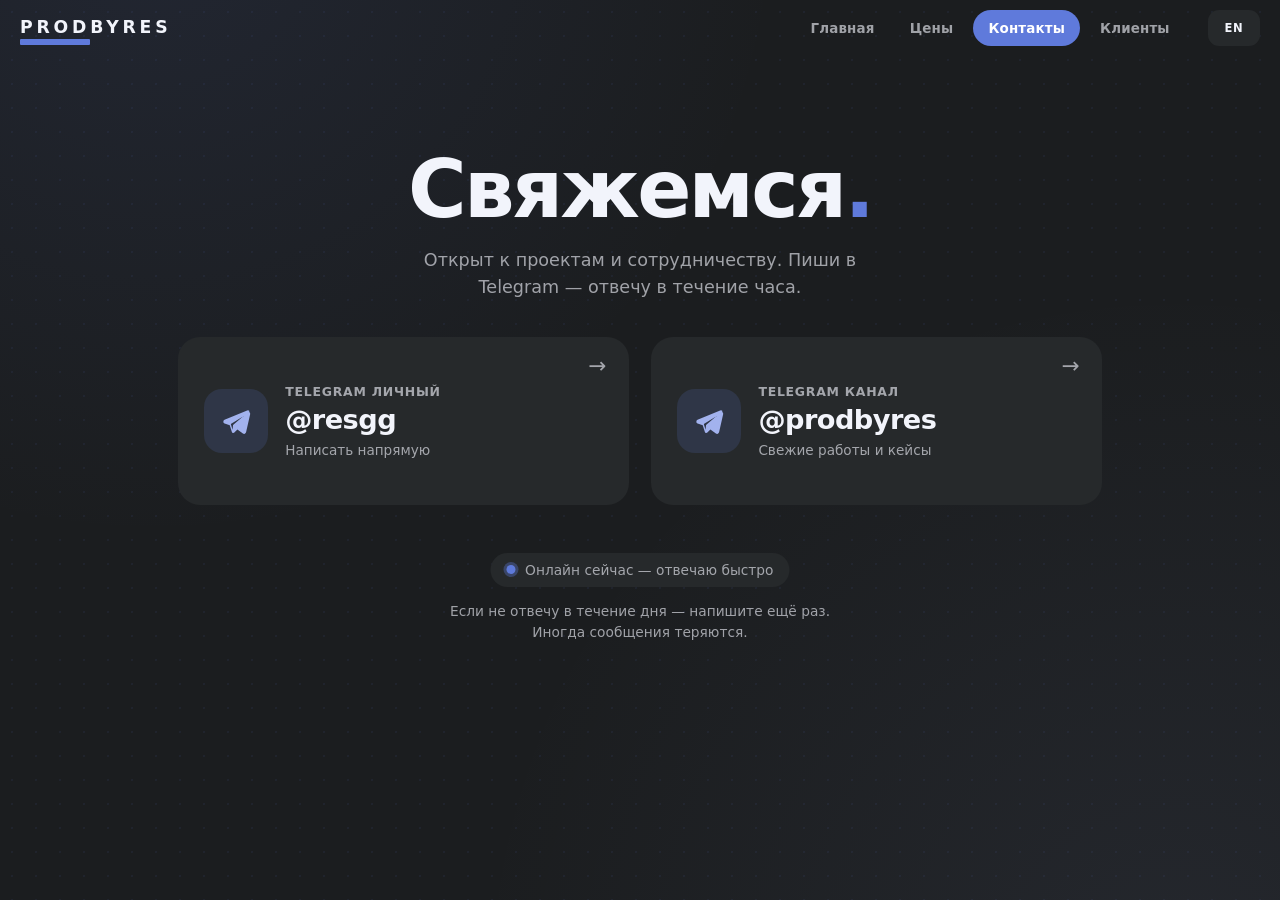
<file: contacts.html>
<!DOCTYPE html>
<html lang="ru">
<head>
  <meta charset="UTF-8" />
  <meta name="viewport" content="width=device-width, initial-scale=1" />
  <title>PRODBYRES — контакты</title>
  <link rel="icon" type="image/svg+xml" href="favicon.svg" />
  <link rel="stylesheet" href="css/styles.css?v=9" />
</head>
<body class="dark-page">
  <div class="app-chrome">
  <header class="site-header">
    <div class="site-header__inner">
      <a href="index.html" class="site-header__wordmark" aria-label="PRODBYRES — на главную"><span class="site-header__wordmark-text" aria-hidden="true"><span class="site-header__wordmark-prod">PROD</span><span class="site-header__wordmark-rest">BYRES</span></span></a>
      <nav class="site-header__nav" aria-label="Навигация">
        <a href="index.html" class="nav-link">Главная</a>
        <a href="price.html" class="nav-link">Цены</a>
        <a href="contacts.html" class="nav-link" aria-current="page">Контакты</a>
        <a href="clients.html" class="nav-link">Клиенты</a>
      </nav>
      <button type="button" id="lang-switch" class="lang-switch" aria-label="Switch language">EN</button>
    </div>
  </header>

  </div>

  <div class="app-shell">
    <div class="main-wrap">
      <main class="content contacts-page">
        <section class="contacts-hero">
          <h1 class="contacts-hero__title">Свяжемся<span class="contacts-hero__dot">.</span></h1>
          <p class="contacts-hero__lead">Открыт к проектам и сотрудничеству. Пиши в&nbsp;Telegram — отвечу в&nbsp;течение часа.</p>
        </section>

        <div class="contact-links">
          <a class="contact-card" href="https://t.me/resgg" target="_blank" rel="noopener noreferrer">
            <span class="contact-card__icon" aria-hidden="true">
              <svg viewBox="0 0 24 24" fill="none">
                <path d="M21.94 4.32a1.5 1.5 0 0 0-1.59-.21L3.4 11.06a1.5 1.5 0 0 0 .07 2.78l3.84 1.4 1.6 5.04a1.1 1.1 0 0 0 1.86.4l2.27-2.36 4.15 3.04a1.5 1.5 0 0 0 2.36-.84l3.06-13.55a1.5 1.5 0 0 0-.67-1.65Zm-4.7 4.36-7.46 6.4-.36 3.4-1.32-4.16 9.46-5.86c.16-.1.34.07.22.22Z" fill="currentColor"/>
              </svg>
            </span>
            <div class="contact-card__body">
              <span class="contact-links__label">Telegram личный</span>
              <span class="contact-links__value">@resgg</span>
              <span class="contact-card__hint">Написать напрямую</span>
            </div>
            <span class="contact-card__arrow" aria-hidden="true">→</span>
          </a>

          <a class="contact-card contact-card--accent" href="https://t.me/prodbyres" target="_blank" rel="noopener noreferrer">
            <span class="contact-card__icon" aria-hidden="true">
              <svg viewBox="0 0 24 24" fill="none">
                <path d="M21.94 4.32a1.5 1.5 0 0 0-1.59-.21L3.4 11.06a1.5 1.5 0 0 0 .07 2.78l3.84 1.4 1.6 5.04a1.1 1.1 0 0 0 1.86.4l2.27-2.36 4.15 3.04a1.5 1.5 0 0 0 2.36-.84l3.06-13.55a1.5 1.5 0 0 0-.67-1.65Zm-4.7 4.36-7.46 6.4-.36 3.4-1.32-4.16 9.46-5.86c.16-.1.34.07.22.22Z" fill="currentColor"/>
              </svg>
            </span>
            <div class="contact-card__body">
              <span class="contact-links__label">Telegram канал</span>
              <span class="contact-links__value">@prodbyres</span>
              <span class="contact-card__hint">Свежие работы и кейсы</span>
            </div>
            <span class="contact-card__arrow" aria-hidden="true">→</span>
          </a>
        </div>

        <div class="contacts-status" aria-hidden="true">
          <span class="contacts-status__dot"></span>
          <span>Онлайн сейчас — отвечаю быстро</span>
        </div>
        <p class="contacts-note">Если не отвечу в&nbsp;течение дня — напишите ещё раз. Иногда сообщения теряются.</p>
      </main>
    </div>
  </div>
  <script src="js/i18n.js?v=10"></script>
  <script src="js/site-header.js?v=10"></script>
</body>
</html>
</file>
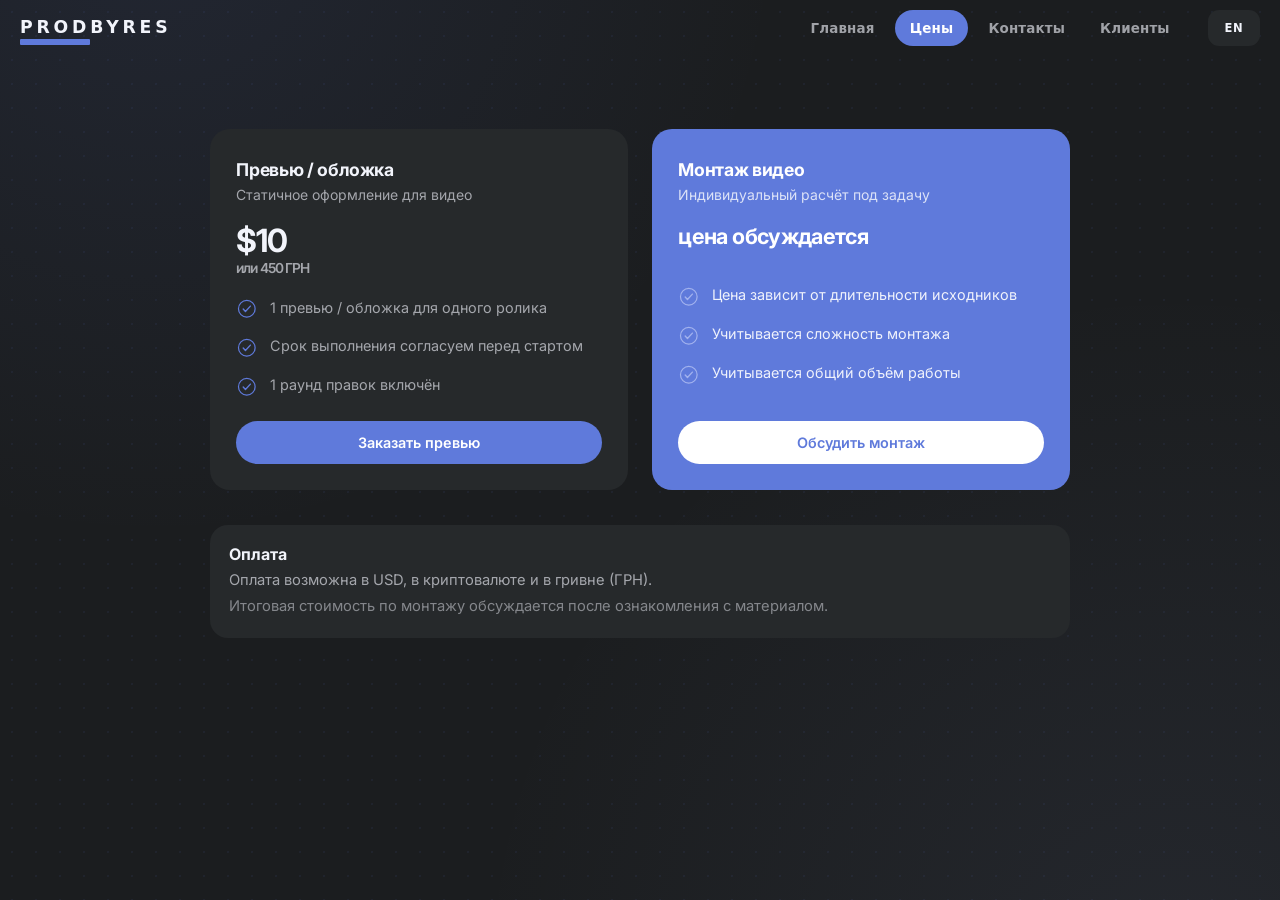
<file: price.html>
<!DOCTYPE html>
<html lang="ru">
<head>
  <meta charset="UTF-8" />
  <meta name="viewport" content="width=device-width, initial-scale=1" />
  <title>PRODBYRES — цены</title>
  <link rel="icon" type="image/svg+xml" href="favicon.svg" />
  <link rel="preconnect" href="https://fonts.googleapis.com" />
  <link rel="preconnect" href="https://fonts.gstatic.com" crossorigin />
  <link href="https://fonts.googleapis.com/css2?family=Inter:wght@400;500;600;700&display=swap" rel="stylesheet" />
  <link rel="stylesheet" href="css/styles.css?v=9" />
</head>
<body class="dark-page">
  <div class="app-chrome">
  <header class="site-header">
    <div class="site-header__inner">
      <a href="index.html" class="site-header__wordmark" aria-label="PRODBYRES — на главную"><span class="site-header__wordmark-text" aria-hidden="true"><span class="site-header__wordmark-prod">PROD</span><span class="site-header__wordmark-rest">BYRES</span></span></a>
      <nav class="site-header__nav" aria-label="Навигация">
        <a href="index.html" class="nav-link">Главная</a>
        <a href="price.html" class="nav-link" aria-current="page">Цены</a>
        <a href="contacts.html" class="nav-link">Контакты</a>
        <a href="clients.html" class="nav-link">Клиенты</a>
      </nav>
      <button type="button" id="lang-switch" class="lang-switch" aria-label="Switch language">EN</button>
    </div>
  </header>

  </div>

  <div class="app-shell">
    <div class="main-wrap">
      <main class="content pricing-page">
        <div class="pricing-cards">
          <article class="pricing-tier">
            <h3 class="pricing-tier__name">Превью / обложка</h3>
            <p class="pricing-tier__lead">Статичное оформление для видео</p>
            <div class="pricing-tier__price-wrap">
              <span class="pricing-tier__amount pricing-tier__amount--with-subline">
                $10
                <small>или 450 ГРН</small>
              </span>
            </div>
            <ul class="pricing-tier__list">
              <li>
                <span class="pricing-check" aria-hidden="true">
                  <svg viewBox="0 0 24 24" fill="none"><circle cx="12" cy="12" r="9.25" stroke="currentColor" stroke-width="1.35"/><path d="M8 12.2 10.5 15 16 9" stroke="currentColor" stroke-width="1.5" stroke-linecap="round" stroke-linejoin="round"/></svg>
                </span>
                <span>1 превью / обложка для одного ролика</span>
              </li>
              <li>
                <span class="pricing-check" aria-hidden="true">
                  <svg viewBox="0 0 24 24" fill="none"><circle cx="12" cy="12" r="9.25" stroke="currentColor" stroke-width="1.35"/><path d="M8 12.2 10.5 15 16 9" stroke="currentColor" stroke-width="1.5" stroke-linecap="round" stroke-linejoin="round"/></svg>
                </span>
                <span>Срок выполнения согласуем перед стартом</span>
              </li>
              <li>
                <span class="pricing-check" aria-hidden="true">
                  <svg viewBox="0 0 24 24" fill="none"><circle cx="12" cy="12" r="9.25" stroke="currentColor" stroke-width="1.35"/><path d="M8 12.2 10.5 15 16 9" stroke="currentColor" stroke-width="1.5" stroke-linecap="round" stroke-linejoin="round"/></svg>
                </span>
                <span>1 раунд правок включён</span>
              </li>
            </ul>
            <a class="pricing-tier__btn" href="contacts.html">Заказать превью</a>
          </article>

          <article class="pricing-tier pricing-tier--featured">
            <h3 class="pricing-tier__name">Монтаж видео</h3>
            <p class="pricing-tier__lead">Индивидуальный расчёт под задачу</p>
            <div class="pricing-tier__price-wrap">
              <span class="pricing-tier__amount pricing-tier__amount--custom">
                цена обсуждается
              </span>
            </div>
            <ul class="pricing-tier__list">
              <li>
                <span class="pricing-check pricing-check--on-accent" aria-hidden="true">
                  <svg viewBox="0 0 24 24" fill="none"><circle cx="12" cy="12" r="9.25" stroke="currentColor" stroke-width="1.35"/><path d="M8 12.2 10.5 15 16 9" stroke="currentColor" stroke-width="1.5" stroke-linecap="round" stroke-linejoin="round"/></svg>
                </span>
                <span>Цена зависит от длительности исходников</span>
              </li>
              <li>
                <span class="pricing-check pricing-check--on-accent" aria-hidden="true">
                  <svg viewBox="0 0 24 24" fill="none"><circle cx="12" cy="12" r="9.25" stroke="currentColor" stroke-width="1.35"/><path d="M8 12.2 10.5 15 16 9" stroke="currentColor" stroke-width="1.5" stroke-linecap="round" stroke-linejoin="round"/></svg>
                </span>
                <span>Учитывается сложность монтажа</span>
              </li>
              <li>
                <span class="pricing-check pricing-check--on-accent" aria-hidden="true">
                  <svg viewBox="0 0 24 24" fill="none"><circle cx="12" cy="12" r="9.25" stroke="currentColor" stroke-width="1.35"/><path d="M8 12.2 10.5 15 16 9" stroke="currentColor" stroke-width="1.5" stroke-linecap="round" stroke-linejoin="round"/></svg>
                </span>
                <span>Учитывается общий объём работы</span>
              </li>
            </ul>
            <a class="pricing-tier__btn pricing-tier__btn--inverse" href="contacts.html">Обсудить монтаж</a>
          </article>
        </div>

        <section class="pricing-payments" aria-label="Варианты оплаты">
          <h2 class="pricing-payments__title">Оплата</h2>
          <p class="pricing-payments__text">Оплата возможна в USD, в криптовалюте и в гривне (ГРН).</p>
          <p class="pricing-payments__text pricing-payments__text--muted">Итоговая стоимость по монтажу обсуждается после ознакомления с материалом.</p>
        </section>
      </main>
    </div>
  </div>

  <script src="js/i18n.js?v=10"></script>
  <script src="js/site-header.js?v=10"></script>
</body>
</html>
</file>
<file: css/styles.css>
/* PRODBYRES — минимализм. Палитра: #26292B / #2E3239 / #5F7ADB / #A2B2EE */

:root {
  /* Палитра */
  --ink: #1b1d1f;          /* основной тёмный фон */
  --ink-2: #26292b;        /* поверхности, карточки */
  --ink-3: #2e3239;        /* hover поверхностей */
  --accent: #5f7adb;       /* основной акцент */
  --accent-soft: #a2b2ee;  /* мягкий акцент / светлая подложка */
  --line: #3a3f47;         /* тонкая разделительная линия */

  --on-ink: #f2f4fb;       /* текст на тёмном */
  --on-ink-muted: rgba(242, 244, 251, 0.62);
  --on-accent: #ffffff;    /* текст на синем */
  --on-soft: #1c2030;      /* текст на лавандовом */

  /* Совместимость со старыми переменными */
  --bg: var(--ink);
  --surface: var(--ink-2);
  --text: var(--on-ink);
  --text-muted: var(--on-ink-muted);
  --border: var(--line);

  --radius-card: 18px;
  --radius-pill: 999px;
  --gap: 14px;
  --site-header-h: 3.75rem;
  --app-chrome-h: var(--site-header-h);
  --site-header-logo-fs: clamp(0.88rem, 2.4vw, 1.08rem);
  --app-chrome-transition-duration: 0.36s;
  --app-chrome-transition-easing: cubic-bezier(0.25, 0.88, 0.34, 1);
  --font: "Segoe UI", system-ui, -apple-system, BlinkMacSystemFont, "Roboto",
    "Helvetica Neue", Arial, sans-serif;
}

*,
*::before,
*::after {
  box-sizing: border-box;
}

html {
  font-size: 16px;
  -webkit-font-smoothing: antialiased;
}

html:has(body.dark-page),
html:has(body.home-page) {
  background: var(--ink);
}

body {
  margin: 0;
  min-height: 100vh;
  background-color: var(--ink);
  background-image:
    radial-gradient(circle at 12% -10%, rgba(95, 122, 219, 0.10), transparent 42%),
    radial-gradient(circle at 92% 110%, rgba(162, 178, 238, 0.07), transparent 46%),
    radial-gradient(rgba(95, 122, 219, 0.07) 1px, transparent 1px);
  background-size: auto, auto, 24px 24px;
  background-position: 0 0, 0 0, 0 0;
  background-attachment: fixed;
  color: var(--on-ink);
  font-family: var(--font);
}

/* Скрытый скроллбар */
html,
body,
* {
  scrollbar-width: none;
  -ms-overflow-style: none;
}

html::-webkit-scrollbar,
body::-webkit-scrollbar,
*::-webkit-scrollbar {
  width: 0;
  height: 0;
  display: none;
}

a {
  color: inherit;
  text-decoration: none;
}

img {
  max-width: 100%;
  display: block;
  vertical-align: middle;
}

/* Layout */
.app-shell {
  display: flex;
  flex-direction: column;
  min-height: 100vh;
}

.app-chrome {
  position: fixed;
  top: 0;
  left: 0;
  right: 0;
  z-index: 20;
  display: flex;
  flex-direction: column;
  transform: translateY(0);
  transition:
    transform var(--app-chrome-transition-duration) var(--app-chrome-transition-easing),
    opacity calc(var(--app-chrome-transition-duration) - 0.06s) ease;
  opacity: 1;
  will-change: transform;
}

.app-chrome.app-chrome--hidden {
  transform: translateY(-100%);
  opacity: 0;
  pointer-events: none;
}

.site-header {
  flex-shrink: 0;
  background: transparent;
  border-bottom: none;
}

.site-header__inner {
  max-width: 1400px;
  margin: 0 auto;
  width: 100%;
  display: flex;
  align-items: center;
  gap: 1rem;
  padding: 0.65rem 1.25rem;
}

.site-header__wordmark {
  flex-shrink: 0;
  display: inline-flex;
  align-items: center;
  -webkit-tap-highlight-color: transparent;
  color: var(--on-ink);
  text-decoration: none;
  font-weight: 800;
  font-size: var(--site-header-logo-fs);
  line-height: 1.15;
  padding: 0.1em 0;
}

.site-header__wordmark:hover,
.site-header__wordmark:focus,
.site-header__wordmark:focus-visible,
.site-header__wordmark:active {
  transform: none;
  box-shadow: none;
  outline: none;
}

.site-header__wordmark-text {
  display: inline-block;
  letter-spacing: 0.22em;
}

.site-header__wordmark-prod {
  position: relative;
  display: inline-block;
  text-transform: uppercase;
}

.site-header__wordmark-prod::after {
  content: "";
  position: absolute;
  left: 0;
  right: 0;
  bottom: -0.38em;
  height: 0.32em;
  min-height: 4px;
  background: var(--accent);
  border-radius: 1px;
}

.site-header__wordmark-rest {
  text-transform: uppercase;
}

.site-header__nav {
  display: flex;
  align-items: center;
  gap: 0.3rem;
  margin-left: auto;
  flex-wrap: nowrap;
  overflow-x: auto;
  -webkit-overflow-scrolling: touch;
  scrollbar-width: none;
}

.site-header__nav::-webkit-scrollbar {
  display: none;
}

.site-header a.nav-link {
  height: 36px;
  padding: 0 0.95rem;
  border-radius: 999px;
  display: inline-flex;
  align-items: center;
  justify-content: center;
  color: var(--on-ink-muted);
  border: none;
  background: transparent;
  flex-shrink: 0;
  font-weight: 600;
  font-size: 0.84rem;
  letter-spacing: 0.01em;
  white-space: nowrap;
  transition:
    background 0.18s ease,
    color 0.18s ease;
}

.site-header a.nav-link:hover:not([aria-current="page"]),
.site-header a.nav-link:focus-visible:not([aria-current="page"]) {
  background: var(--ink-2);
  color: var(--on-ink);
}

.site-header a.nav-link:focus-visible {
  outline: none;
}

.site-header a.nav-link[aria-current="page"] {
  background: var(--accent);
  color: var(--on-accent);
}

.lang-switch {
  margin-left: 0.45rem;
  border: none;
  border-radius: 11px;
  padding: 0.48rem 0.62rem;
  min-width: 52px;
  height: 36px;
  font: inherit;
  font-size: 0.72rem;
  font-weight: 700;
  letter-spacing: 0.06em;
  text-transform: uppercase;
  color: var(--on-ink);
  background: var(--ink-2);
  cursor: pointer;
  transition: background 0.18s ease, color 0.18s ease;
}

.lang-switch:hover,
.lang-switch:focus-visible {
  background: var(--accent);
  color: var(--on-accent);
  outline: none;
}

.icon {
  width: 22px;
  height: 22px;
  flex-shrink: 0;
}

.main-wrap {
  flex: 1;
  min-width: 0;
  display: flex;
  flex-direction: column;
  padding-top: var(--app-chrome-h);
  transition: padding-top var(--app-chrome-transition-duration) var(--app-chrome-transition-easing);
}

body.is-header-hidden .main-wrap {
  padding-top: 0;
}

.to-top-btn {
  position: fixed;
  right: 1rem;
  bottom: 1rem;
  width: 42px;
  height: 42px;
  border-radius: 12px;
  border: none;
  background: var(--ink-2);
  color: var(--on-ink);
  font-size: 1.2rem;
  line-height: 1;
  display: grid;
  place-items: center;
  cursor: pointer;
  opacity: 0;
  transform: translateY(8px);
  pointer-events: none;
  z-index: 30;
  transition:
    opacity 0.2s ease,
    transform 0.2s ease,
    background 0.2s ease;
}

.to-top-btn--visible {
  opacity: 1;
  transform: translateY(0);
  pointer-events: auto;
}

.to-top-btn:hover {
  background: var(--accent);
  color: var(--on-accent);
}

.top-bar {
  flex-shrink: 0;
  z-index: 1;
  background: transparent;
  border-bottom: none;
  padding: 0.85rem 1.75rem 0.75rem;
}

.top-bar__inner {
  max-width: 1400px;
  margin: 0 auto;
}

.visually-hidden {
  position: absolute;
  width: 1px;
  height: 1px;
  padding: 0;
  margin: -1px;
  overflow: hidden;
  clip: rect(0, 0, 0, 0);
  white-space: nowrap;
  border: 0;
}

.page-title {
  margin: 0 0 0.25rem;
  font-size: 1.35rem;
  font-weight: 600;
  letter-spacing: -0.02em;
  color: var(--on-ink);
}

.page-sub {
  margin: 0;
  font-size: 0.9rem;
  color: var(--on-ink-muted);
}

.content {
  padding: 1.25rem 1.75rem 3rem;
  max-width: 1400px;
  margin: 0 auto;
  width: 100%;
}

/* Тёмная страница и главная — фон задан на body */
.dark-page,
.home-page {
  color: var(--on-ink);
  color-scheme: dark;
}

.dark-page .site-header,
.home-page .site-header {
  background: transparent;
  border-bottom: none;
  backdrop-filter: none;
}

.dark-page .top-bar {
  background: transparent;
  border-bottom: none;
}

.dark-page .page-title,
.home-page .page-title {
  color: var(--on-ink);
}

.dark-page .page-sub,
.dark-page .hint {
  color: var(--on-ink-muted);
}

/* Главная */
.content--home {
  padding-top: clamp(1.4rem, 4vw, 2.8rem);
}

.home-hero {
  max-width: 840px;
  margin: 0 auto clamp(1.2rem, 4vw, 2.3rem);
  padding: 1.2rem 0 0.3rem;
  text-align: center;
}

.home-hero__meta {
  margin: 0 0 1rem;
  font-size: 0.78rem;
  letter-spacing: 0.18em;
  text-transform: uppercase;
  color: var(--on-ink-muted);
  animation: hero-meta-in 0.6s cubic-bezier(0.22, 0.86, 0.31, 1) both;
}

@keyframes hero-meta-in {
  from { opacity: 0; transform: translateY(-6px); letter-spacing: 0.32em; }
  to { opacity: 1; transform: translateY(0); letter-spacing: 0.18em; }
}

.home-hero__title {
  margin: 0;
  font-size: clamp(2.6rem, 11.5vw, 6.4rem);
  font-weight: 800;
  line-height: 0.95;
  letter-spacing: -0.035em;
  color: var(--on-ink);
}

.home-hero__title-accent {
  color: var(--accent);
}

.home-hero__title-rest {
  color: var(--on-ink);
}

.home-hero__title .char {
  display: inline-block;
  transform-origin: 50% 100%;
  animation: heroChar 0.9s cubic-bezier(0.22, 0.86, 0.31, 1) both;
}

.home-hero__title-accent .char:nth-child(1) { animation-delay: 0.10s; }
.home-hero__title-accent .char:nth-child(2) { animation-delay: 0.18s; }
.home-hero__title-accent .char:nth-child(3) { animation-delay: 0.26s; }
.home-hero__title-accent .char:nth-child(4) { animation-delay: 0.34s; }
.home-hero__title-accent .char:nth-child(5) { animation-delay: 0.42s; }
.home-hero__title-rest .char:nth-child(1) { animation-delay: 0.50s; }
.home-hero__title-rest .char:nth-child(2) { animation-delay: 0.58s; }
.home-hero__title-rest .char:nth-child(3) { animation-delay: 0.66s; }
.home-hero__title-rest .char:nth-child(4) { animation-delay: 0.74s; }
.home-hero__title-rest .char:nth-child(5) { animation-delay: 0.82s; }

.home-hero__title .char:nth-child(odd) {
  animation-name: heroCharOdd;
}

@keyframes heroChar {
  0% {
    opacity: 0;
    transform: translateY(110%) rotate(-8deg) scale(0.85);
    filter: blur(10px);
  }
  55% {
    opacity: 1;
    transform: translateY(-6%) rotate(1.2deg) scale(1.02);
    filter: blur(0);
  }
  100% {
    opacity: 1;
    transform: translateY(0) rotate(0) scale(1);
    filter: blur(0);
  }
}

@keyframes heroCharOdd {
  0% {
    opacity: 0;
    transform: translateY(110%) rotate(8deg) scale(0.85);
    filter: blur(10px);
  }
  55% {
    opacity: 1;
    transform: translateY(-6%) rotate(-1.2deg) scale(1.02);
    filter: blur(0);
  }
  100% {
    opacity: 1;
    transform: translateY(0) rotate(0) scale(1);
    filter: blur(0);
  }
}

.home-hero__lead {
  margin: 1rem auto 0;
  max-width: 560px;
  font-size: clamp(0.95rem, 2.1vw, 1.15rem);
  line-height: 1.55;
  color: var(--on-ink-muted);
  animation: hero-lead-in 0.6s cubic-bezier(0.22, 0.86, 0.31, 1) 0.95s both;
}

.home-hero__showcase {
  position: relative;
  width: 100vw;
  left: 50%;
  transform: translateX(-50%);
  margin: 1.5rem auto 1rem;
  overflow-x: hidden;
  overflow-y: visible;
  min-height: clamp(118px, 18vw, 158px);
  padding: 0.9rem 0 1.35rem;
  -webkit-mask-image: linear-gradient(
    90deg,
    transparent 0%,
    #000 9%,
    #000 91%,
    transparent 100%
  );
  mask-image: linear-gradient(
    90deg,
    transparent 0%,
    #000 9%,
    #000 91%,
    transparent 100%
  );
  animation: hero-showcase-in 0.7s cubic-bezier(0.22, 0.86, 0.31, 1) 1.45s both;
}

@keyframes hero-showcase-in {
  from { opacity: 0; transform: translate(-50%, 14px); }
  to { opacity: 1; transform: translate(-50%, 0); }
}

.home-hero__showcase::before {
  content: none;
}

.home-hero__rail {
  position: relative;
  z-index: 1;
  display: flex;
  align-items: center;
  gap: 0.85rem;
  width: max-content;
  margin: 0;
  will-change: transform;
}

.home-hero__shot {
  width: clamp(150px, 24vw, 220px);
  height: clamp(94px, 14vw, 132px);
  border-radius: 18px;
  overflow: hidden;
  border: none;
  background: var(--ink-2);
  box-shadow: none;
  transition: transform 0.4s cubic-bezier(0.22, 0.86, 0.31, 1);
}

.home-hero__shot:hover {
  transform: translateY(-4px) scale(1.02);
}

.home-hero__shot:hover .home-hero__shot-img {
  transform: scale(1.06);
}

.home-hero__shot-img {
  width: 100%;
  height: 100%;
  display: block;
  object-fit: cover;
  transition: transform 0.5s cubic-bezier(0.22, 0.86, 0.31, 1);
}

.home-hero__badge {
  margin: 1.15rem auto 0;
  width: fit-content;
  display: flex;
  align-items: center;
  gap: 0.6rem;
  color: var(--on-accent);
  background: var(--accent);
  border: none;
  border-radius: 999px;
  padding: 0.45rem 0.85rem 0.45rem 0.6rem;
  animation: hero-badge-in 0.55s cubic-bezier(0.22, 0.86, 0.31, 1) 0.2s both;
}

.home-hero__badge strong {
  width: 2.2rem;
  height: 2.2rem;
  border-radius: 999px;
  display: grid;
  place-items: center;
  font-size: 1rem;
  background: var(--accent-soft);
  color: var(--on-soft);
}

.home-hero__badge span {
  font-size: 0.82rem;
  color: var(--on-accent);
}

@keyframes hero-title-in {
  from { opacity: 0; transform: translateY(10px); }
  to { opacity: 1; transform: translateY(0); }
}

@keyframes hero-lead-in {
  from { opacity: 0; transform: translateY(8px); }
  to { opacity: 1; transform: translateY(0); }
}

@keyframes hero-badge-in {
  from { opacity: 0; transform: translateY(8px); }
  to { opacity: 1; transform: translateY(0); }
}

/* Чипы под заголовком */
.home-hero__chips {
  display: flex;
  flex-wrap: wrap;
  justify-content: center;
  align-items: center;
  gap: 0.55rem;
  margin: 1.2rem auto 0;
  width: fit-content;
  animation: hero-chips-in 0.6s cubic-bezier(0.22, 0.86, 0.31, 1) 1.25s both;
}

@keyframes hero-chips-in {
  from { opacity: 0; transform: translateY(8px); }
  to { opacity: 1; transform: translateY(0); }
}

.home-hero__chip {
  display: inline-flex;
  align-items: center;
  gap: 0.4rem;
  padding: 0.42rem 0.85rem;
  background: var(--ink-2);
  color: var(--on-ink-muted);
  border-radius: 999px;
  font-size: 0.78rem;
  font-weight: 600;
  letter-spacing: 0.04em;
  white-space: nowrap;
}

.home-hero__chip strong {
  color: var(--on-ink);
  font-weight: 700;
  font-variant-numeric: tabular-nums;
}

.home-hero__chip em {
  font-style: normal;
  text-transform: lowercase;
}

.home-hero__chip--accent {
  background: rgba(95, 122, 219, 0.16);
  color: var(--accent-soft);
}

.home-hero__chip--accent strong {
  color: var(--on-ink);
}

.home-hero__chip--soft {
  background: transparent;
  color: var(--on-ink-muted);
  padding-left: 0.35rem;
  padding-right: 0.35rem;
}

.home-hero__chip-pulse {
  width: 7px;
  height: 7px;
  border-radius: 999px;
  background: var(--accent);
  flex-shrink: 0;
  animation: chip-pulse 1.8s ease-in-out infinite;
}

@keyframes chip-pulse {
  0%, 100% { opacity: 0.6; transform: scale(1); }
  50% { opacity: 1; transform: scale(1.18); }
}

/* Заголовок секции с дотом и линией */
.home-section-head {
  display: flex;
  align-items: center;
  gap: 0.7rem;
  margin: 1.6rem auto 0.85rem;
  width: min(1400px, 100%);
}

.home-section-head__dot {
  width: 8px;
  height: 8px;
  border-radius: 999px;
  background: var(--accent);
  flex-shrink: 0;
}

.home-section-head__line {
  flex: 1;
  height: 1px;
  background: var(--line);
}

.home-section-title {
  margin: 0;
  color: var(--on-ink-muted);
  text-transform: uppercase;
  letter-spacing: 0.16em;
  font-size: 0.74rem;
  font-weight: 700;
  white-space: nowrap;
}

.home-page .pin-card {
  background: transparent;
}

.home-page .pin-card__meta {
  display: none;
}

.home-page .pin-card:hover .pin-card__media img {
  transform: none;
  filter: none;
}

/* Masonry */
.masonry {
  column-width: 260px;
  column-gap: var(--gap);
}

.pin-card {
  break-inside: avoid;
  margin-bottom: var(--gap);
  border-radius: var(--radius-card);
  overflow: hidden;
  background: var(--ink-2);
}

.home-page .pin-card:not(.pin-card--skeleton) {
  opacity: 0;
  transform: translateY(18px);
  animation: pin-card-in 0.55s cubic-bezier(0.22, 0.86, 0.31, 1) both;
  animation-delay: calc(0.05s * var(--i, 0));
}

@keyframes pin-card-in {
  from { opacity: 0; transform: translateY(18px); }
  to { opacity: 1; transform: translateY(0); }
}

.pin-card__media {
  position: relative;
  border-radius: var(--radius-card);
  overflow: hidden;
  background: var(--ink-2);
}

.pin-card__media img {
  width: 100%;
  height: auto;
  object-fit: cover;
  display: block;
  transition: transform 0.4s cubic-bezier(0.22, 0.86, 0.31, 1);
}

.home-page .pin-card {
  transition: transform 0.4s cubic-bezier(0.22, 0.86, 0.31, 1);
}

.home-page .pin-card:hover {
  transform: translateY(-4px);
}

.pin-card:hover .pin-card__media img {
  transform: scale(1.04);
}

.pin-card__pack {
  display: grid;
  gap: 3px;
  border-radius: var(--radius-card);
  overflow: hidden;
  background: var(--ink);
}

.pin-card__pack--grid {
  grid-template-columns: 1fr 1fr;
  grid-auto-rows: minmax(110px, 1fr);
}

.pin-card__pack--grid.pack-3 img:nth-child(3) {
  grid-column: 1 / -1;
  min-height: 140px;
}

.pin-card__pack img {
  width: 100%;
  height: 100%;
  min-height: 120px;
  object-fit: cover;
}

.pin-card__meta {
  display: flex;
  align-items: flex-start;
  justify-content: space-between;
  gap: 0.5rem;
  padding: 0.65rem max(0.85rem, calc(var(--radius-card) * 0.45)) 0.75rem;
}

.pin-card__title {
  font-size: 0.9rem;
  font-weight: 600;
  line-height: 1.35;
  margin: 0;
  flex: 1;
  color: var(--on-ink);
}

.pin-card__dots {
  color: var(--on-ink-muted);
  font-size: 1.25rem;
  line-height: 1;
  padding: 0 0.25rem;
  cursor: default;
}

.pin-card--skeleton {
  pointer-events: none;
}

.pin-card--skeleton .pin-card__meta--skeleton {
  flex-direction: column;
  align-items: stretch;
  gap: 0.45rem;
  padding: 0.65rem max(0.85rem, calc(var(--radius-card) * 0.45)) 0.75rem;
}

.pin-shimmer {
  position: relative;
  overflow: hidden;
  background: var(--ink-2);
}

.pin-shimmer::after {
  content: "";
  position: absolute;
  inset: 0;
  transform: translateX(-100%);
  animation: masonry-shimmer 1.35s ease-in-out infinite;
  background: linear-gradient(
    105deg,
    transparent 35%,
    rgba(95, 122, 219, 0.18) 50%,
    transparent 68%
  );
}

.pin-skeleton-img {
  display: block;
  width: 100%;
  min-height: 120px;
  border-radius: calc(var(--radius-card) - 2px);
}

.pin-skeleton-pack {
  grid-auto-rows: minmax(104px, 1fr);
  background: transparent;
  gap: 4px;
}

.pin-skeleton-cell {
  min-height: 104px;
  border-radius: 10px;
}

.pin-skeleton-line {
  display: block;
  height: 11px;
  border-radius: 999px;
  width: 86%;
  background: var(--ink-3);
}

.pin-skeleton-line--short {
  width: 48%;
}

@keyframes masonry-shimmer {
  100% {
    transform: translateX(100%);
  }
}

@media (prefers-reduced-motion: reduce) {
  .pin-shimmer::after,
  .home-hero__meta,
  .home-hero__lead,
  .home-hero__chips,
  .home-hero__showcase,
  .home-hero__chip-pulse,
  .home-page .pin-card:not(.pin-card--skeleton) {
    animation: none !important;
  }

  .home-page .pin-card:not(.pin-card--skeleton) {
    opacity: 1;
    transform: none;
  }

  .home-page .pin-card:hover,
  .home-cta:hover,
  .home-hero__shot:hover {
    transform: none;
  }

  .main-wrap,
  .app-chrome {
    transition: none;
  }
}

/* CTA на главной */
.home-cta-section {
  margin: clamp(3rem, 8vw, 5rem) auto 1rem;
  padding: clamp(1.4rem, 4vw, 2.2rem) 1rem;
  text-align: center;
  display: flex;
  flex-direction: column;
  align-items: center;
  gap: 1rem;
}

.home-cta-section__lead {
  margin: 0;
  font-size: clamp(1.4rem, 4vw, 2.2rem);
  font-weight: 700;
  letter-spacing: -0.02em;
  color: var(--on-ink);
}

.home-cta {
  display: inline-flex;
  align-items: center;
  gap: 0.6rem;
  padding: 0.9rem 1.5rem 0.9rem 1.7rem;
  background: var(--accent);
  color: var(--on-accent);
  border-radius: 999px;
  font-weight: 700;
  font-size: 1rem;
  letter-spacing: 0.01em;
  cursor: pointer;
  transition:
    background 0.22s ease,
    color 0.22s ease,
    transform 0.22s cubic-bezier(0.22, 0.86, 0.31, 1);
}

.home-cta:hover {
  background: var(--accent-soft);
  color: var(--on-soft);
  transform: translateY(-2px);
}

.home-cta:hover .home-cta__arrow {
  transform: translateX(4px);
}

.home-cta__text {
  display: inline-block;
}

.home-cta__arrow {
  display: inline-block;
  font-size: 1.15em;
  line-height: 1;
  transition: transform 0.22s cubic-bezier(0.22, 0.86, 0.31, 1);
}

/* States */
.state-msg {
  text-align: center;
  padding: 3rem 1rem;
  color: var(--on-ink-muted);
}

.state-msg--error {
  color: #ff8b80;
}

/* Prose */
.prose {
  max-width: 640px;
}

.prose h2 {
  font-size: 1.15rem;
  margin-top: 2rem;
  margin-bottom: 0.75rem;
  color: var(--on-ink);
}

.prose p,
.prose li {
  color: var(--on-ink-muted);
  line-height: 1.6;
}

.price-table {
  width: 100%;
  border-collapse: collapse;
  margin-top: 1rem;
}

.price-table th,
.price-table td {
  text-align: left;
  padding: 0.85rem 0;
  border-bottom: 1px solid var(--line);
  color: var(--on-ink);
}

.price-table th {
  font-size: 0.75rem;
  text-transform: uppercase;
  letter-spacing: 0.06em;
  color: var(--on-ink-muted);
}

/* Цены */
.top-bar__inner--center {
  text-align: center;
  max-width: 640px;
  margin-inline: auto;
}

.pricing-page {
  padding-top: clamp(2.2rem, 8vh, 4.5rem);
  font-family:
    Inter,
    "Segoe UI",
    system-ui,
    -apple-system,
    sans-serif;
  background: transparent;
  max-width: 980px;
}

.pricing-hero-heading {
  font-size: clamp(1.5rem, 3.5vw, 2rem);
  color: var(--on-ink);
}

.pricing-hero-desc {
  max-width: 28rem;
  margin-inline: auto;
  color: var(--on-ink-muted);
}

.pricing-cards {
  display: grid;
  grid-template-columns: repeat(2, minmax(280px, 1fr));
  gap: 1.5rem;
  align-items: stretch;
  max-width: 860px;
  margin: 0 auto;
}

.pricing-tier {
  position: relative;
  padding: 1.85rem 1.65rem 1.65rem;
  background: var(--ink-2);
  border: none;
  border-radius: 20px;
  box-shadow: none;
  display: flex;
  flex-direction: column;
  color: var(--on-ink);
  opacity: 0;
  transform: translateY(28px);
  animation: pricing-tier-in 0.75s cubic-bezier(0.22, 0.86, 0.31, 1) both;
  transition:
    transform 0.35s cubic-bezier(0.22, 0.86, 0.31, 1),
    background 0.25s ease;
}

.pricing-tier:nth-of-type(1) { animation-delay: 0.15s; }
.pricing-tier:nth-of-type(2) { animation-delay: 0.32s; }

.pricing-tier:hover {
  transform: translateY(-6px);
}

@keyframes pricing-tier-in {
  0% {
    opacity: 0;
    transform: translateY(28px) scale(0.97);
  }
  100% {
    opacity: 1;
    transform: translateY(0) scale(1);
  }
}

.pricing-tier__name,
.pricing-tier__lead,
.pricing-tier__price-wrap {
  opacity: 0;
  animation: pricing-fade-up 0.55s cubic-bezier(0.22, 0.86, 0.31, 1) both;
}

.pricing-tier:nth-of-type(1) .pricing-tier__name { animation-delay: 0.35s; }
.pricing-tier:nth-of-type(1) .pricing-tier__lead { animation-delay: 0.42s; }
.pricing-tier:nth-of-type(1) .pricing-tier__price-wrap { animation-delay: 0.50s; }

.pricing-tier:nth-of-type(2) .pricing-tier__name { animation-delay: 0.52s; }
.pricing-tier:nth-of-type(2) .pricing-tier__lead { animation-delay: 0.59s; }
.pricing-tier:nth-of-type(2) .pricing-tier__price-wrap { animation-delay: 0.67s; }

@keyframes pricing-fade-up {
  from { opacity: 0; transform: translateY(10px); }
  to { opacity: 1; transform: translateY(0); }
}

.pricing-tier__name {
  margin: 0 0 0.35rem;
  font-size: 1.1rem;
  font-weight: 700;
  color: var(--on-ink);
  letter-spacing: -0.02em;
}

.pricing-tier__lead {
  margin: 0 0 1.15rem;
  font-size: 0.875rem;
  color: var(--on-ink-muted);
  line-height: 1.45;
}

.pricing-tier--featured {
  background: var(--accent);
  border: none;
  color: var(--on-accent);
  transform: none;
  box-shadow: none;
}

.pricing-tier--featured .pricing-tier__name {
  color: var(--on-accent);
}

.pricing-tier--featured .pricing-tier__lead {
  color: rgba(255, 255, 255, 0.78);
}

.pricing-tier__price-wrap {
  margin-bottom: 1.35rem;
  min-height: 2.5rem;
  display: flex;
  align-items: baseline;
}

.pricing-tier__amount {
  font-size: 2rem;
  font-weight: 700;
  letter-spacing: -0.03em;
  color: var(--on-ink);
}

.pricing-tier__amount--with-subline {
  display: inline-flex;
  flex-direction: column;
  line-height: 1.05;
}

.pricing-tier__amount--with-subline small {
  margin-top: 0.25rem;
  font-size: 0.86rem;
  font-weight: 600;
  color: var(--on-ink-muted);
}

.pricing-tier__amount--custom {
  font-size: 1.35rem;
  line-height: 1.2;
}

.pricing-tier--featured .pricing-tier__amount {
  color: var(--on-accent);
}

.pricing-tier--featured .pricing-tier__amount--with-subline small {
  color: rgba(255, 255, 255, 0.78);
}

.pricing-tier__list {
  list-style: none;
  margin: 0 0 auto;
  padding: 0;
  display: flex;
  flex-direction: column;
  gap: 1rem;
  flex-grow: 1;
}

.pricing-tier__list li {
  display: flex;
  align-items: flex-start;
  gap: 0.75rem;
  font-size: 0.9rem;
  line-height: 1.45;
  color: var(--on-ink-muted);
  opacity: 0;
  transform: translateX(-10px);
  animation: pricing-item-in 0.5s cubic-bezier(0.22, 0.86, 0.31, 1) both;
}

.pricing-tier:nth-of-type(1) .pricing-tier__list li:nth-child(1) { animation-delay: 0.62s; }
.pricing-tier:nth-of-type(1) .pricing-tier__list li:nth-child(2) { animation-delay: 0.72s; }
.pricing-tier:nth-of-type(1) .pricing-tier__list li:nth-child(3) { animation-delay: 0.82s; }

.pricing-tier:nth-of-type(2) .pricing-tier__list li:nth-child(1) { animation-delay: 0.78s; }
.pricing-tier:nth-of-type(2) .pricing-tier__list li:nth-child(2) { animation-delay: 0.88s; }
.pricing-tier:nth-of-type(2) .pricing-tier__list li:nth-child(3) { animation-delay: 0.98s; }

@keyframes pricing-item-in {
  from { opacity: 0; transform: translateX(-10px); }
  to { opacity: 1; transform: translateX(0); }
}

.pricing-tier__list li .pricing-check {
  transition: transform 0.3s cubic-bezier(0.22, 0.86, 0.31, 1);
}

.pricing-tier:hover .pricing-tier__list li .pricing-check {
  transform: rotate(-8deg) scale(1.08);
}

.pricing-tier--featured .pricing-tier__list li {
  color: rgba(255, 255, 255, 0.9);
}

.pricing-check {
  flex-shrink: 0;
  width: 1.35rem;
  height: 1.35rem;
  margin-top: 0.06rem;
  color: var(--accent);
}

.pricing-tier--featured .pricing-check {
  color: var(--accent-soft);
}

.pricing-check svg {
  width: 100%;
  height: 100%;
  display: block;
}

.pricing-check--on-accent {
  color: var(--accent-soft);
}

.pricing-tier__btn {
  display: inline-flex;
  align-items: center;
  justify-content: center;
  margin-top: 1.5rem;
  width: 100%;
  padding: 0.8rem 1.25rem;
  font-family: inherit;
  font-weight: 600;
  font-size: 0.9rem;
  border-radius: var(--radius-pill);
  border: none;
  background: var(--accent);
  color: var(--on-accent);
  text-decoration: none;
  cursor: pointer;
  opacity: 0;
  animation: pricing-fade-up 0.55s cubic-bezier(0.22, 0.86, 0.31, 1) both;
  transition:
    transform 0.18s ease,
    background 0.22s ease,
    color 0.22s ease;
}

.pricing-tier:nth-of-type(1) .pricing-tier__btn { animation-delay: 1.00s; }
.pricing-tier:nth-of-type(2) .pricing-tier__btn { animation-delay: 1.16s; }

.pricing-tier__btn:hover {
  background: var(--accent-soft);
  color: var(--on-soft);
}

.pricing-tier__btn:active {
  transform: scale(0.98);
}

.pricing-tier__btn--inverse {
  background: var(--on-accent);
  color: var(--accent);
  box-shadow: none;
}

.pricing-tier__btn--inverse:hover {
  background: var(--accent-soft);
  color: var(--on-soft);
}

.pricing-footnote {
  max-width: 38rem;
  margin: 2.5rem auto 0;
  text-align: center;
  font-size: 0.85rem;
  color: var(--on-ink-muted);
  line-height: 1.55;
}

.pricing-payments {
  margin: 2.2rem auto 0;
  max-width: 860px;
  border: none;
  background: var(--ink-2);
  border-radius: 18px;
  padding: 1.15rem 1.2rem;
  opacity: 0;
  transform: translateY(20px);
  animation: pricing-payments-in 0.7s cubic-bezier(0.22, 0.86, 0.31, 1) 1.3s both;
}

@keyframes pricing-payments-in {
  from { opacity: 0; transform: translateY(20px); }
  to { opacity: 1; transform: translateY(0); }
}

.pricing-payments__title {
  margin: 0 0 0.35rem;
  font-size: 1rem;
  color: var(--on-ink);
}

.pricing-payments__text {
  margin: 0.2rem 0;
  color: var(--on-ink-muted);
  font-size: 0.92rem;
  line-height: 1.5;
}

.pricing-payments__text--muted {
  color: var(--on-ink-muted);
  opacity: 0.75;
}

@media (max-width: 940px) {
  .pricing-cards {
    grid-template-columns: 1fr;
    max-width: 400px;
    margin-inline: auto;
  }

  .pricing-tier--featured {
    transform: none;
    order: -1;
  }
}

/* Клиенты */
.client-grid {
  display: grid;
  grid-template-columns: repeat(auto-fill, minmax(180px, 1fr));
  gap: var(--gap);
  margin-top: 1.5rem;
}

.client-pill {
  padding: 1rem 1.25rem;
  background: var(--ink-2);
  border-radius: var(--radius-card);
  font-weight: 500;
  text-align: center;
  color: var(--on-ink);
}

.clients-page {
  max-width: 1200px;
}

/* Hero на странице клиентов */
.clients-hero {
  text-align: center;
  margin: clamp(1.5rem, 6vh, 3rem) auto clamp(1.6rem, 5vh, 2.6rem);
  padding-top: clamp(0.5rem, 4vw, 1.5rem);
}

.clients-hero__title {
  margin: 0;
  font-size: clamp(2.2rem, 7vw, 4.2rem);
  font-weight: 800;
  line-height: 1.05;
  letter-spacing: -0.03em;
  color: var(--on-ink);
  opacity: 0;
  transform: translateY(14px);
  animation: clients-fade-up 0.7s cubic-bezier(0.22, 0.86, 0.31, 1) 0.05s both;
}

.clients-hero__dot {
  color: var(--accent);
}

.clients-hero__lead {
  margin: 1rem auto 0;
  max-width: 520px;
  font-size: clamp(0.95rem, 2vw, 1.08rem);
  line-height: 1.55;
  color: var(--on-ink-muted);
  opacity: 0;
  transform: translateY(10px);
  animation: clients-fade-up 0.7s cubic-bezier(0.22, 0.86, 0.31, 1) 0.22s both;
}

.clients-hero__chips {
  margin: 1.2rem auto 0;
  display: flex;
  justify-content: center;
  gap: 0.5rem;
  width: fit-content;
  opacity: 0;
  animation: clients-fade-up 0.6s cubic-bezier(0.22, 0.86, 0.31, 1) 0.4s both;
}

.clients-hero__chip {
  display: inline-flex;
  align-items: center;
  gap: 0.5rem;
  padding: 0.42rem 0.95rem;
  border-radius: 999px;
  background: rgba(95, 122, 219, 0.16);
  color: var(--accent-soft);
  font-size: 0.84rem;
  font-weight: 600;
}

.clients-hero__chip strong {
  color: var(--on-ink);
  font-weight: 800;
  font-variant-numeric: tabular-nums;
}

.clients-hero__chip em {
  font-style: normal;
}

.clients-hero__chip-dot {
  width: 7px;
  height: 7px;
  border-radius: 999px;
  background: var(--accent);
  flex-shrink: 0;
  animation: chip-pulse 1.8s ease-in-out infinite;
}

@keyframes clients-fade-up {
  from { opacity: 0; transform: translateY(14px); }
  to { opacity: 1; transform: translateY(0); }
}

/* Сетка карточек клиентов */
.client-cards {
  display: grid;
  grid-template-columns: repeat(auto-fill, minmax(240px, 1fr));
  gap: 1rem;
  margin-top: 0;
}

.client-card {
  border-radius: 22px;
  overflow: hidden;
  border: none;
  background: var(--ink-2);
  box-shadow: none;
  opacity: 0;
  transform: translateY(18px);
  animation: clients-fade-up 0.6s cubic-bezier(0.22, 0.86, 0.31, 1) both;
  animation-delay: calc(0.55s + 0.06s * var(--i, 0));
  transition: transform 0.35s cubic-bezier(0.22, 0.86, 0.31, 1);
}

.client-card:hover {
  transform: translateY(-6px);
}

.client-card__media {
  position: relative;
  background: var(--ink);
  aspect-ratio: 4 / 5;
  overflow: hidden;
  border-radius: 22px;
}

.client-card__media img {
  width: 100%;
  height: 100%;
  object-fit: cover;
  object-position: center 30%;
  display: block;
  transition: transform 0.5s cubic-bezier(0.22, 0.86, 0.31, 1);
}

.client-card:hover .client-card__media img {
  transform: scale(1.06);
}

.client-card__overlay {
  position: absolute;
  left: 0;
  right: 0;
  bottom: 0;
  padding: 2.4rem 1.1rem 1rem;
  background: linear-gradient(
    to bottom,
    rgba(11, 12, 14, 0) 0%,
    rgba(11, 12, 14, 0.45) 45%,
    rgba(11, 12, 14, 0.85) 100%
  );
  display: flex;
  flex-direction: column;
  gap: 0.2rem;
}

.client-card__title {
  margin: 0;
  font-size: 1.02rem;
  font-weight: 700;
  line-height: 1.25;
  letter-spacing: -0.01em;
  color: #fff;
}

.clients-empty {
  grid-column: 1 / -1;
  text-align: center;
  padding: 3rem 1rem;
  color: var(--on-ink-muted);
  font-size: 0.95rem;
}

/* Контакты */
.contacts-page {
  max-width: 980px;
}

.contacts-hero {
  text-align: center;
  margin: clamp(1.5rem, 6vh, 3rem) auto clamp(1.6rem, 4vh, 2.6rem);
  padding-top: clamp(0.5rem, 4vw, 1.5rem);
}

.contacts-hero__title {
  margin: 0;
  font-size: clamp(2.4rem, 9vw, 5rem);
  font-weight: 800;
  line-height: 1.02;
  letter-spacing: -0.035em;
  color: var(--on-ink);
  opacity: 0;
  transform: translateY(14px);
  animation: contacts-title-in 0.7s cubic-bezier(0.22, 0.86, 0.31, 1) 0.05s both;
}

.contacts-hero__dot {
  color: var(--accent);
}

.contacts-hero__lead {
  margin: 1rem auto 0;
  max-width: 460px;
  font-size: clamp(0.95rem, 2vw, 1.1rem);
  line-height: 1.55;
  color: var(--on-ink-muted);
  opacity: 0;
  transform: translateY(10px);
  animation: contacts-title-in 0.7s cubic-bezier(0.22, 0.86, 0.31, 1) 0.22s both;
}

@keyframes contacts-title-in {
  from { opacity: 0; transform: translateY(14px); }
  to { opacity: 1; transform: translateY(0); }
}

.contact-links {
  display: grid;
  grid-template-columns: repeat(2, minmax(300px, 1fr));
  gap: 1.4rem;
  margin: 0;
}

.contact-card {
  position: relative;
  display: flex;
  align-items: center;
  gap: 1.1rem;
  min-height: 168px;
  padding: 1.6rem 1.6rem;
  border: none;
  border-radius: 22px;
  background: var(--ink-2);
  overflow: hidden;
  opacity: 0;
  transform: translateY(20px);
  animation: contacts-card-in 0.7s cubic-bezier(0.22, 0.86, 0.31, 1) both;
  transition:
    transform 0.3s cubic-bezier(0.22, 0.86, 0.31, 1),
    background 0.3s ease;
}

.contact-card:nth-child(1) { animation-delay: 0.5s; }
.contact-card:nth-child(2) { animation-delay: 0.62s; }

.contact-card:hover {
  transform: translateY(-6px);
  background: var(--ink-3);
}

.contact-card--accent:hover {
  background: var(--accent);
  color: var(--on-accent);
}

.contact-card--accent:hover .contact-links__label,
.contact-card--accent:hover .contact-card__hint {
  color: rgba(255, 255, 255, 0.78);
}

.contact-card--accent:hover .contact-links__value {
  color: var(--on-accent);
}

.contact-card--accent:hover .contact-card__icon {
  background: rgba(255, 255, 255, 0.18);
  color: #fff;
}

.contact-card__icon {
  flex-shrink: 0;
  width: 64px;
  height: 64px;
  border-radius: 18px;
  display: grid;
  place-items: center;
  background: rgba(95, 122, 219, 0.16);
  color: var(--accent-soft);
  transition:
    background 0.3s ease,
    color 0.3s ease,
    transform 0.4s cubic-bezier(0.22, 0.86, 0.31, 1);
}

.contact-card:hover .contact-card__icon {
  transform: rotate(-8deg) scale(1.06);
}

.contact-card__icon svg {
  width: 32px;
  height: 32px;
  display: block;
}

.contact-card__body {
  display: flex;
  flex-direction: column;
  gap: 0.3rem;
  flex: 1;
  min-width: 0;
}

.contact-card__arrow {
  position: absolute;
  top: 1.1rem;
  right: 1.4rem;
  font-size: 1.35rem;
  line-height: 1;
  color: var(--on-ink-muted);
  transition:
    transform 0.3s cubic-bezier(0.22, 0.86, 0.31, 1),
    color 0.3s ease;
}

.contact-card:hover .contact-card__arrow {
  transform: translate(6px, -6px) rotate(-12deg);
  color: var(--on-ink);
}

.contact-card--accent:hover .contact-card__arrow {
  color: var(--on-accent);
}

.contact-links__label {
  font-size: 0.78rem;
  font-weight: 600;
  color: var(--on-ink-muted);
  text-transform: uppercase;
  letter-spacing: 0.06em;
  transition: color 0.25s ease;
}

.contact-links__value {
  font-size: clamp(1.4rem, 2.4vw, 1.7rem);
  font-weight: 700;
  letter-spacing: -0.02em;
  color: var(--on-ink);
  transition: color 0.25s ease;
}

.contact-card__hint {
  margin-top: 0.15rem;
  font-size: 0.85rem;
  font-weight: 500;
  color: var(--on-ink-muted);
  transition: color 0.25s ease;
}

@keyframes contacts-card-in {
  from { opacity: 0; transform: translateY(20px); }
  to { opacity: 1; transform: translateY(0); }
}

.contacts-status {
  margin: clamp(2rem, 6vw, 3rem) auto 0;
  display: inline-flex;
  align-items: center;
  gap: 0.6rem;
  padding: 0.55rem 1rem;
  border-radius: 999px;
  background: var(--ink-2);
  color: var(--on-ink-muted);
  font-size: 0.86rem;
  font-weight: 500;
  width: fit-content;
  position: relative;
  left: 50%;
  transform: translateX(-50%);
  opacity: 0;
  animation: contacts-status-in 0.6s cubic-bezier(0.22, 0.86, 0.31, 1) 0.85s both;
}

.contacts-status__dot {
  width: 9px;
  height: 9px;
  border-radius: 999px;
  background: var(--accent);
  position: relative;
  flex-shrink: 0;
}

.contacts-status__dot::after {
  content: "";
  position: absolute;
  inset: -3px;
  border-radius: 999px;
  background: var(--accent);
  opacity: 0.35;
  animation: contacts-status-pulse 1.8s ease-out infinite;
}

@keyframes contacts-status-pulse {
  0% { transform: scale(0.85); opacity: 0.5; }
  70% { transform: scale(1.55); opacity: 0; }
  100% { opacity: 0; }
}

@keyframes contacts-status-in {
  from { opacity: 0; transform: translate(-50%, 8px); }
  to { opacity: 1; transform: translate(-50%, 0); }
}

.contacts-note {
  margin: 0.9rem auto 0;
  max-width: 420px;
  text-align: center;
  font-size: 0.86rem;
  line-height: 1.5;
  color: var(--on-ink-muted);
  opacity: 0;
  animation: contacts-note-in 0.6s cubic-bezier(0.22, 0.86, 0.31, 1) 1s both;
}

@keyframes contacts-note-in {
  from { opacity: 0; transform: translateY(8px); }
  to { opacity: 1; transform: translateY(0); }
}

/* Админ */
.admin-panel {
  max-width: 780px;
  color: var(--on-ink);
}

.admin-quick {
  display: grid;
  grid-template-columns: repeat(3, minmax(160px, 1fr));
  gap: 0.75rem;
  margin: 0 0 1.2rem;
}

.admin-quick__item {
  margin: 0;
  padding: 0.75rem 0.9rem;
  border-radius: 12px;
  font-size: 0.86rem;
  line-height: 1.35;
  border: none;
  background: var(--ink-2);
  color: var(--on-ink-muted);
}

.admin-quick__item strong {
  color: var(--on-ink);
}

.form-group {
  margin-bottom: 1.15rem;
}

.form-group label {
  display: block;
  font-size: 0.85rem;
  font-weight: 600;
  margin-bottom: 0.35rem;
  color: var(--on-ink);
}

.form-group input,
.form-group select,
.form-group textarea {
  width: 100%;
  padding: 0.65rem 0.85rem;
  border: none;
  border-radius: 12px;
  font: inherit;
  background: var(--ink-2);
  color: var(--on-ink);
}

.form-group input::placeholder,
.form-group textarea::placeholder {
  color: var(--on-ink-muted);
}

.form-group input:focus,
.form-group select:focus,
.form-group textarea:focus {
  outline: none;
  background: var(--ink-3);
}

.form-group textarea {
  min-height: 80px;
  resize: vertical;
}

.btn {
  display: inline-flex;
  align-items: center;
  justify-content: center;
  gap: 0.5rem;
  padding: 0.65rem 1.25rem;
  border: none;
  border-radius: var(--radius-pill);
  font: inherit;
  font-weight: 600;
  cursor: pointer;
  transition:
    background 0.18s ease,
    color 0.18s ease,
    transform 0.1s ease;
}

.btn:active {
  transform: scale(0.98);
}

.btn--primary {
  background: var(--accent);
  color: var(--on-accent);
}

.btn--primary:hover {
  background: var(--accent-soft);
  color: var(--on-soft);
}

.btn--ghost {
  background: var(--ink-2);
  color: var(--on-ink);
}

.btn--ghost:hover {
  background: var(--ink-3);
}

.btn:disabled {
  opacity: 0.5;
  cursor: not-allowed;
}

.admin-list {
  list-style: none;
  padding: 0;
  margin: 2rem 0 0;
}

.admin-list li {
  display: flex;
  align-items: center;
  justify-content: space-between;
  gap: 1rem;
  padding: 0.85rem 0;
  border-bottom: 1px solid var(--line);
  font-size: 0.95rem;
  color: var(--on-ink);
}

.admin-list button {
  border: none;
  background: none;
  color: #ff8b80;
  font-weight: 600;
  cursor: pointer;
  font: inherit;
}

/* Превью выбранных файлов в форме */
.admin-files-preview {
  margin-top: 0.85rem;
}

.admin-files-preview:not([data-has-files]) {
  display: none;
}

.admin-files-preview__count {
  margin: 0 0 0.6rem;
  font-size: 0.82rem;
  color: var(--on-ink-muted);
  font-weight: 600;
  letter-spacing: 0.04em;
  text-transform: uppercase;
}

.admin-files-preview__grid {
  display: grid;
  grid-template-columns: repeat(auto-fill, minmax(108px, 1fr));
  gap: 0.6rem;
}

.admin-files-preview__tile {
  position: relative;
  display: flex;
  flex-direction: column;
  border-radius: 12px;
  overflow: hidden;
  background: var(--ink-2);
  aspect-ratio: 1 / 1;
}

.admin-files-preview__tile img {
  width: 100%;
  height: 100%;
  object-fit: cover;
  display: block;
}

.admin-files-preview__name {
  position: absolute;
  bottom: 0;
  left: 0;
  right: 0;
  padding: 0.25rem 0.5rem;
  background: linear-gradient(transparent, rgba(0, 0, 0, 0.7));
  color: #fff;
  font-size: 0.7rem;
  white-space: nowrap;
  overflow: hidden;
  text-overflow: ellipsis;
  font-weight: 500;
}

/* Сетка опубликованных работ */
.admin-grid {
  margin: 1rem 0 0;
  display: grid;
  grid-template-columns: repeat(auto-fill, minmax(220px, 1fr));
  gap: 0.85rem;
}

.admin-card {
  position: relative;
  display: flex;
  flex-direction: column;
  background: var(--ink-2);
  border-radius: 14px;
  overflow: hidden;
  transition: transform 0.25s cubic-bezier(0.22, 0.86, 0.31, 1);
}

.admin-card:hover {
  transform: translateY(-2px);
}

.admin-card__thumb {
  position: relative;
  aspect-ratio: 4 / 3;
  background: var(--ink);
  overflow: hidden;
}

.admin-card__thumb img {
  width: 100%;
  height: 100%;
  object-fit: cover;
  display: block;
}

.admin-card__thumb--empty {
  display: grid;
  place-items: center;
  color: var(--on-ink-muted);
  font-size: 1.4rem;
}

.admin-card__count {
  position: absolute;
  top: 0.5rem;
  right: 0.5rem;
  padding: 0.18rem 0.5rem;
  border-radius: 999px;
  background: rgba(11, 14, 20, 0.78);
  color: #fff;
  font-size: 0.72rem;
  font-weight: 700;
  letter-spacing: 0.02em;
}

.admin-card--client .admin-card__thumb::after {
  content: "Клиент";
  position: absolute;
  top: 0.5rem;
  left: 0.5rem;
  padding: 0.18rem 0.5rem;
  border-radius: 999px;
  background: var(--accent);
  color: #fff;
  font-size: 0.7rem;
  font-weight: 700;
  letter-spacing: 0.04em;
  text-transform: uppercase;
}

.admin-card__body {
  padding: 0.7rem 0.85rem 0.4rem;
  display: flex;
  flex-direction: column;
  gap: 0.2rem;
  flex: 1;
  min-width: 0;
}

.admin-card__title {
  margin: 0;
  font-size: 0.92rem;
  font-weight: 700;
  color: var(--on-ink);
  line-height: 1.3;
  overflow: hidden;
  text-overflow: ellipsis;
  display: -webkit-box;
  -webkit-line-clamp: 2;
  -webkit-box-orient: vertical;
}

.admin-card__meta {
  margin: 0;
  font-size: 0.78rem;
  color: var(--on-ink-muted);
}

.admin-card__delete {
  margin: 0 0.85rem 0.85rem;
  padding: 0.5rem 0.9rem;
  border: none;
  border-radius: 999px;
  background: transparent;
  color: #ff8b80;
  font: inherit;
  font-weight: 600;
  font-size: 0.84rem;
  cursor: pointer;
  text-align: center;
  transition: background 0.18s ease, color 0.18s ease;
}

.admin-card__delete:hover {
  background: rgba(255, 139, 128, 0.12);
}

.hint {
  font-size: 0.85rem;
  color: var(--on-ink-muted);
  margin-top: 0.35rem;
}

.hint code {
  background: var(--ink-2);
  padding: 0.1rem 0.35rem;
  border-radius: 6px;
  color: var(--on-ink);
  font-size: 0.85em;
}

@media (max-width: 720px) {
  .site-header__inner {
    padding: 0.5rem 0.75rem;
    gap: 0.65rem;
  }

  .site-header__wordmark {
    font-size: clamp(0.72rem, 3.4vw, 0.88rem);
  }

  .site-header__wordmark-text {
    letter-spacing: 0.14em;
  }

  .site-header a.nav-link {
    height: 32px;
    padding: 0 0.7rem;
    font-size: 0.78rem;
  }

  .masonry {
    column-width: 150px;
  }

  .home-hero__meta {
    letter-spacing: 0.12em;
    font-size: 0.7rem;
  }

  .home-hero__showcase {
    width: 100%;
    margin-top: 1rem;
  }

  .home-hero__shot {
    width: 128px;
    height: 84px;
    border-radius: 14px;
  }

  .contact-links {
    grid-template-columns: 1fr;
  }

  .client-cards {
    grid-template-columns: 1fr;
  }

  .admin-quick {
    grid-template-columns: 1fr;
  }
}
</file>
